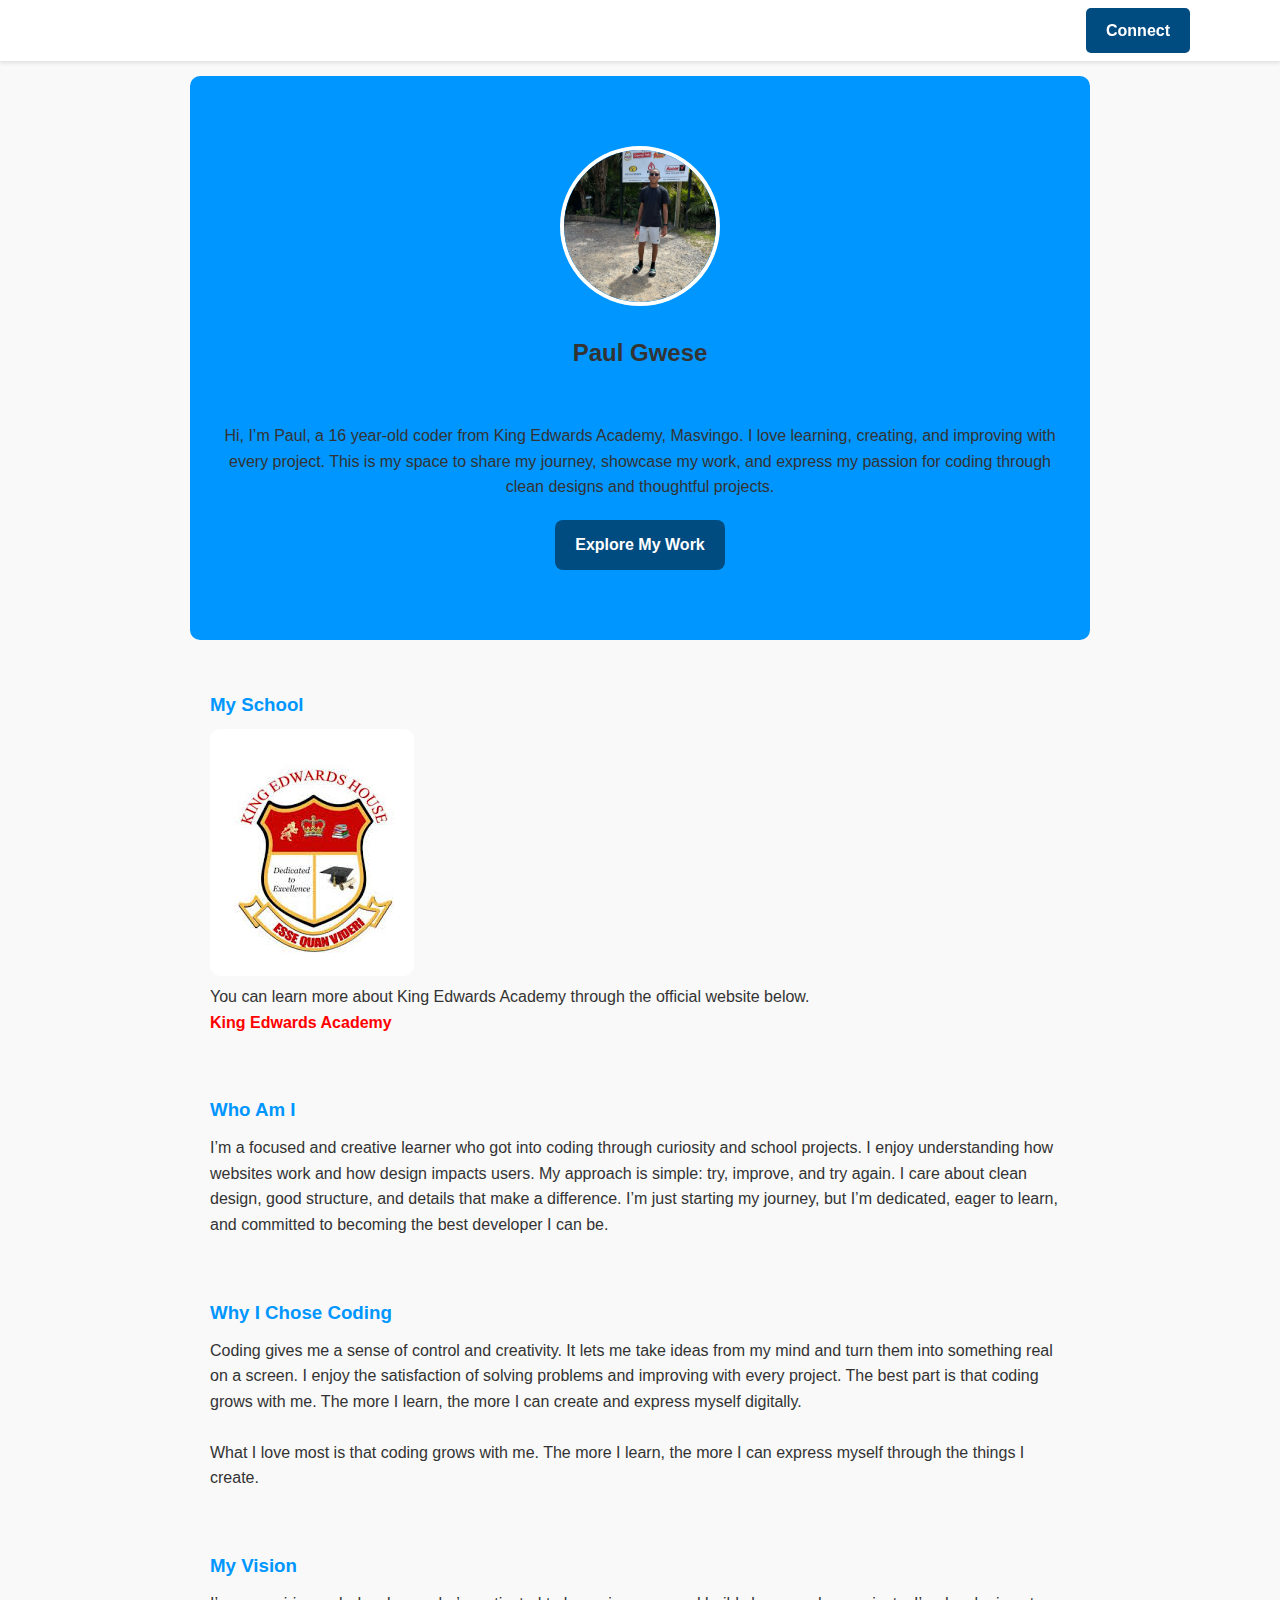
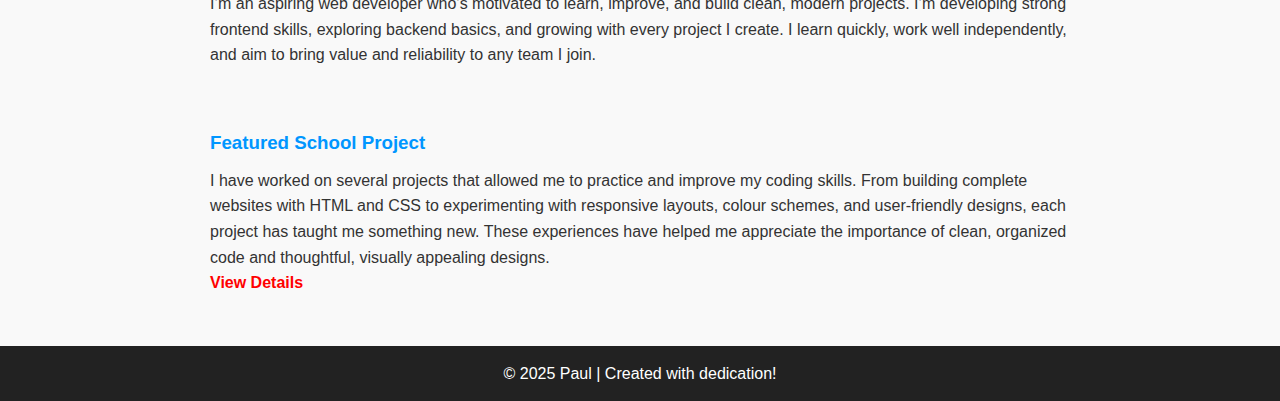
<file: index.html>
<!DOCTYPE html>
<html lang="en">
<head>
    <meta charset="UTF-8">
    <meta name="viewport" content="width=device-width, initial-scale=1.0">
    <title>Paul | Developer Portfolio</title>
    <link rel="stylesheet" href="style.css">
    <link rel="icon" href="images.png">
</head>

<body>
    <header>
        <nav>
            <h1><a href="index.html">Paul's Coding Space</a></h1>
                <ul>
                    <a href="projects.html">My Projects</a>
                    <a href="journey.html">My Journey</a>
                    <a href="connect.html" class="header-connect-btn">Connect</a>
                </ul>
        </nav>
    </header>

    <main id="homepage">

        <!-- HERO SECTION: PROFILE PIC + INTRO -->
        <section class="hero">
            <img src="IMG-20250406-WA0077.jpg" alt="Paul's Photo" class="profile-photo">

            <h2>Paul Gwese</h2>
            <br><br>
            <p>
                Hi, I’m Paul, a 16 year-old coder from King Edwards Academy, Masvingo. I love learning, creating, and improving with every project. This is my space to share my journey, showcase my work, and express my passion for coding through clean designs and thoughtful projects. 
            </p>

            <a href="projects.html" class="cta-button">Explore My Work</a>
        </section>

        <section>
            <h3>My School</h3>
            <div class="about-card">
    <div class="school-logo">
        <a href="https://kingedwardsacademy.net" target="_blank" rel="noopener noreferrer">
            <img src="logo.jfif" alt="Kind Edwards Academy Logo">
        </a>    
    </div>
            <p>
                You can learn more about King Edwards Academy through the official website below.
            </p>
            <a href="https://kingedwardsacademy.net" target="_blank" rel="noopener noreferrer">King Edwards Academy</a>
        </section>

        <!-- ABOUT SECTION -->
        <section>
            <h3>Who Am I</h3>
            <p>I’m a focused and creative learner who got into coding through curiosity and school projects. I enjoy understanding how websites work and how design impacts users. My approach is simple: try, improve, and try again. I care about clean design, good structure, and details that make a difference. I’m just starting my journey, but I’m dedicated, eager to learn, and committed to becoming the best developer I can be. </p>
        </section>

        <!-- WHY i CODE -->
        <section>
            <h3>Why I Chose Coding</h3>
            <p>Coding gives me a sense of control and creativity. It lets me take ideas from my mind and turn them into something real on a screen. I enjoy the satisfaction of solving problems and improving with every project. The best part is that coding grows with me. The more I learn, the more I can create and express myself digitally.
                    <br><br>
                What I love most is that coding grows with me. The more I learn, the more I can express myself through the things I create.
            </p>
        </section>

        <!-- GOALS & VISION -->
        <section>
            <h3>My Vision</h3>
            <p>I’m an aspiring web developer who’s motivated to learn, improve, and build clean, modern projects. I’m developing strong frontend skills, exploring backend basics, and growing with every project I create. I learn quickly, work well independently, and aim to bring value and reliability to any team I join.</p>
        </section>

        <!-- FEATURED WORK -->
        <section class="latest-project">
            <h3>Featured School Project</h3>
            <p>
                I have worked on several projects that allowed me to practice and improve my coding skills. From building complete websites with HTML and CSS to experimenting with responsive layouts, colour schemes, and user-friendly designs, each project has taught me something new. These experiences have helped me appreciate the importance of clean, organized code and thoughtful, visually appealing designs.
            </p>
            <a href="projects.html#latest">View Details</a>
        </section>

        <!-- SCHOOL SECTION -->
        

    </main>

    <footer>
        <p>&copy; 2025 Paul | Created with dedication!</p>
    </footer>
</body>
</html>
</file>
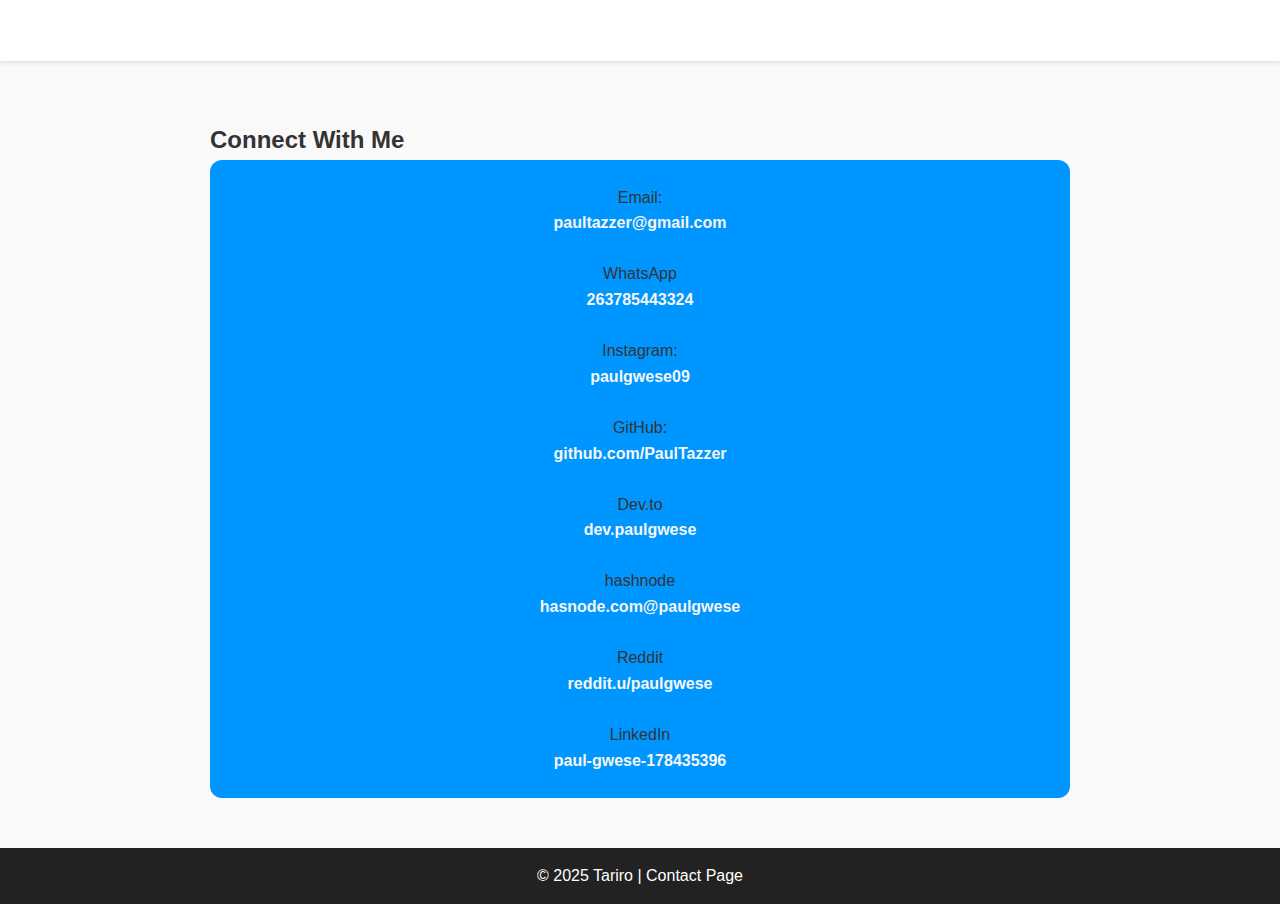
<file: connect.html>
<!DOCTYPE html>
<html lang="en">
<head>
    <meta charset="UTF-8">
    <meta name="viewport" content="width=device-width, initial-scale=1.0">
    <title>Connect | Paul</title>
    <link rel="stylesheet" href="style.css">
    <link rel="icon" href="images.png">
</head>

<body>
<header>
    <nav>
        <h1><a href="index.html">Paul's Coding Space</a></h1>
        <ul>
            <li><a href="projects.html">My Projects</a></li>
            <li><a href="journey.html">My Journey</a></li>
        </ul>
    </nav>
</header>

<main>

    <br><br>

    <section>
        <h2>Connect With Me</h2>

        <div class="contact-box">
            <p>Email:</p>
            <a href="mailto:paultazzer@gmail.com">paultazzer@gmail.com</a>

            <br><br>

            <p>WhatsApp</p>
            <a href="https://wa.me/263785644719">263785443324</a>

             <br><br>
            
            <p>Instagram:</p>
            <a href="https://www.instagram.com/paulgwese09/">paulgwese09</a>

            <br><br>

            <p>GitHub:</p>
            <a href="https://github.com/PaulTazzer">github.com/PaulTazzer</a>

            <br><br>

             <p>Dev.to</p>
             <a href="https://dev.to/paulgwese">dev.paulgwese</a>

             <br><br>

             <p>hashnode</p>
             <a href="https://hashnode.com/@paulgwese">hasnode.com@paulgwese</a>

             <br><br>

             <p>Reddit</p>
             <a href="https://www.reddit.com/user/paulgwese">reddit.u/paulgwese</a>
            
             <br><br>
            <p>LinkedIn</p>
            <a href="https://www.linkedin.com/in/paul-gwese-178435396">paul-gwese-178435396</a>
        </div>
    </section>
</main>

<footer>
    <p>&copy; 2025 Tariro | Contact Page</p>
</footer>

</body>
</html>
</file>
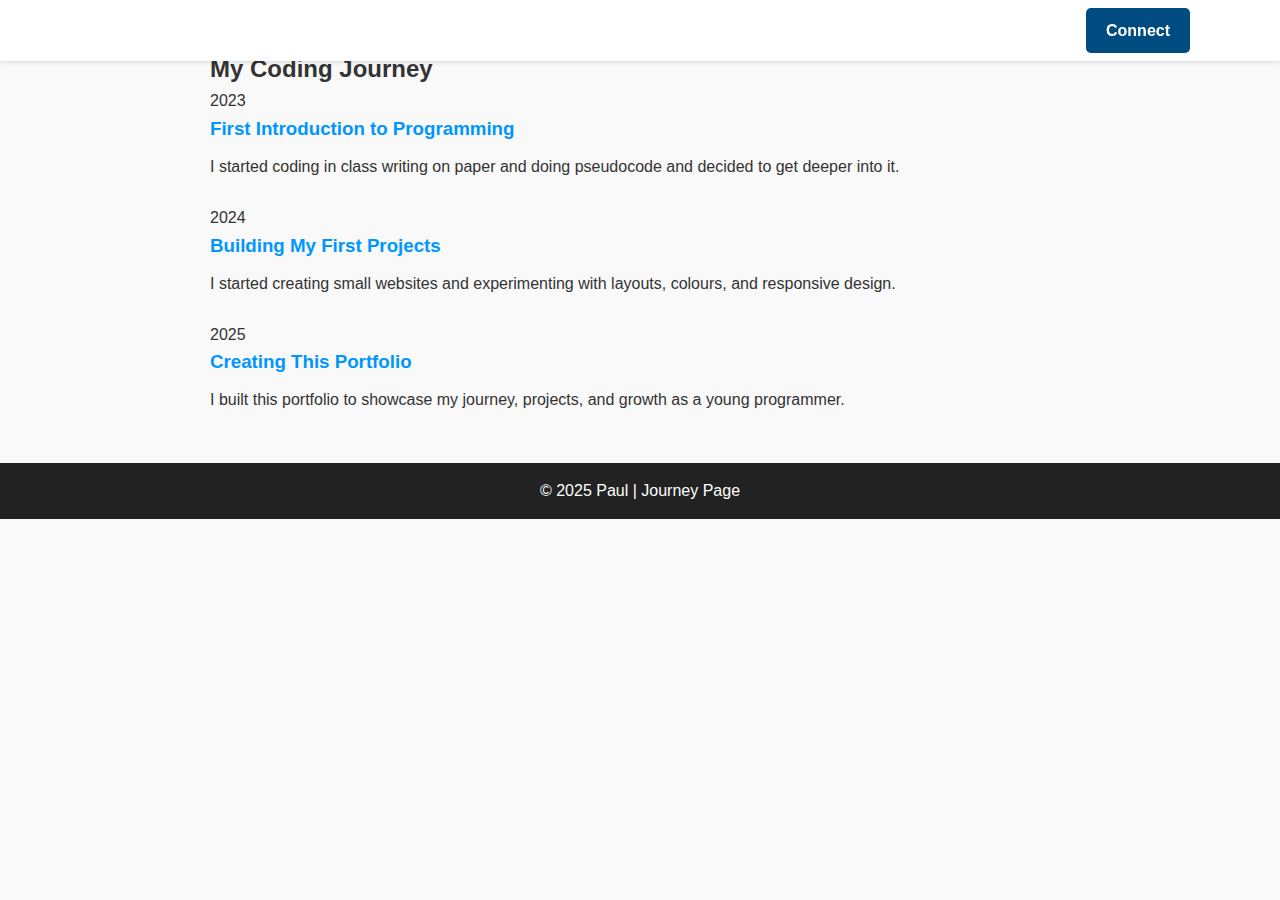
<file: journey.html>
<!DOCTYPE html>
<html lang="en">
<head>
    <meta charset="UTF-8">
    <meta name="viewport" content="width=device-width, initial-scale=1.0">
    <title>Coding Journey | Paul</title>
    <link rel="stylesheet" href="style.css">
    <link rel="icon" href="images.png">
</head>
<body>
    <header>
        <nav>
            <h1><a href="index.html">Paul's Coding Space</a></h1>
            <ul>
                <li><a href="projects.html">My Projects</a></li>
                <a href="connect.html" class="header-connect-btn">Connect</a>
            </ul>
        </nav>
    </header>
    
    <main class="journey-page">
        <section class="timeline">
            <h2>My Coding Journey</h2>

            <div class="timeline-event">
                <div class="event-date">2023</div>
                <div class="event-content">
                    <h3>First Introduction to Programming</h3>
                    <p>I started coding in class writing on paper and doing pseudocode and decided to get deeper into it.</p>
                </div>
            </div>
                <br>
            <div class="timeline-event">
                <div class="event-date">2024</div>
                <div class="event-content">
                    <h3>Building My First Projects</h3>
                    <p>I started creating small websites and experimenting with layouts, colours, and responsive design.</p>
                </div>
            </div>
                <br>
            <div class="timeline-event">
                <div class="event-date">2025</div>
                <div class="event-content">
                    <h3>Creating This Portfolio</h3>
                    <p>I built this portfolio to showcase my journey, projects, and growth as a young programmer.</p>
                </div>
            </div>

        </section>
    </main>

    <footer>
        <p>&copy; 2025 Paul | Journey Page</p>
    </footer>
</body>
</html>
</file>
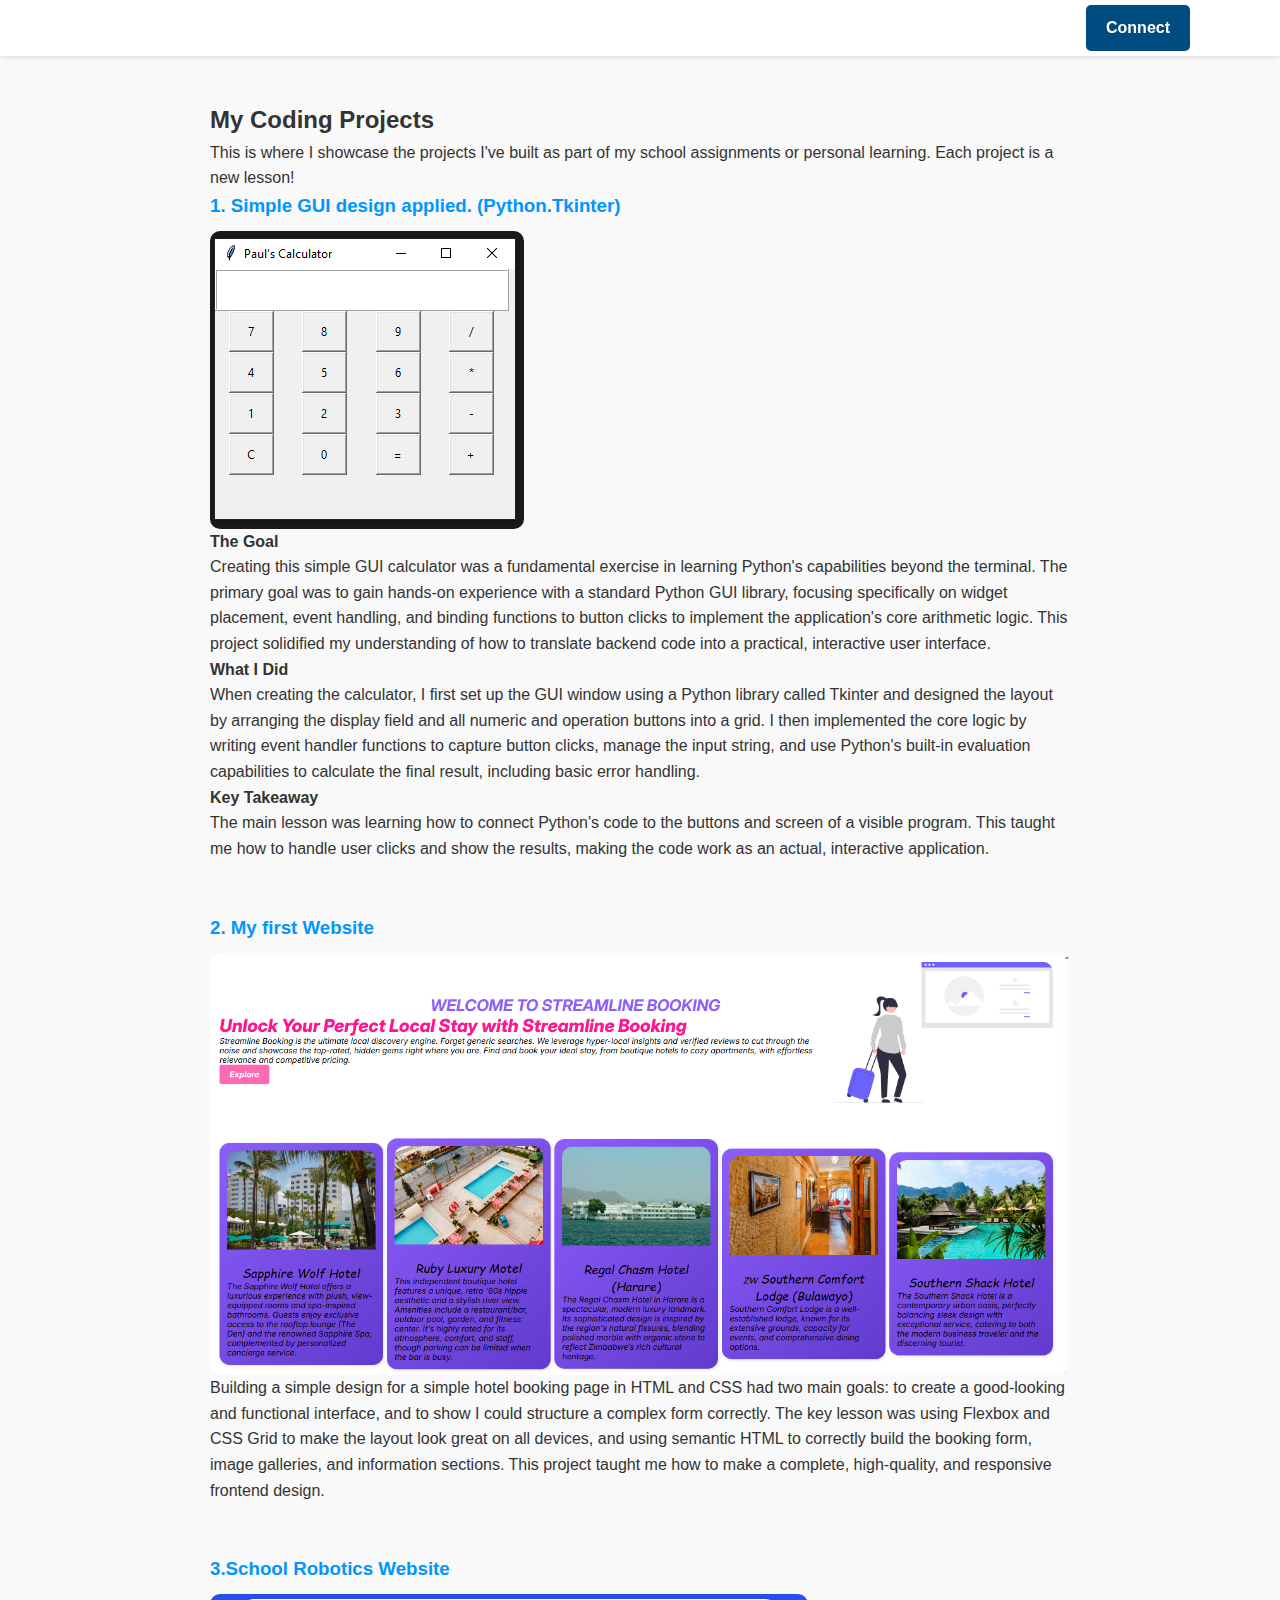
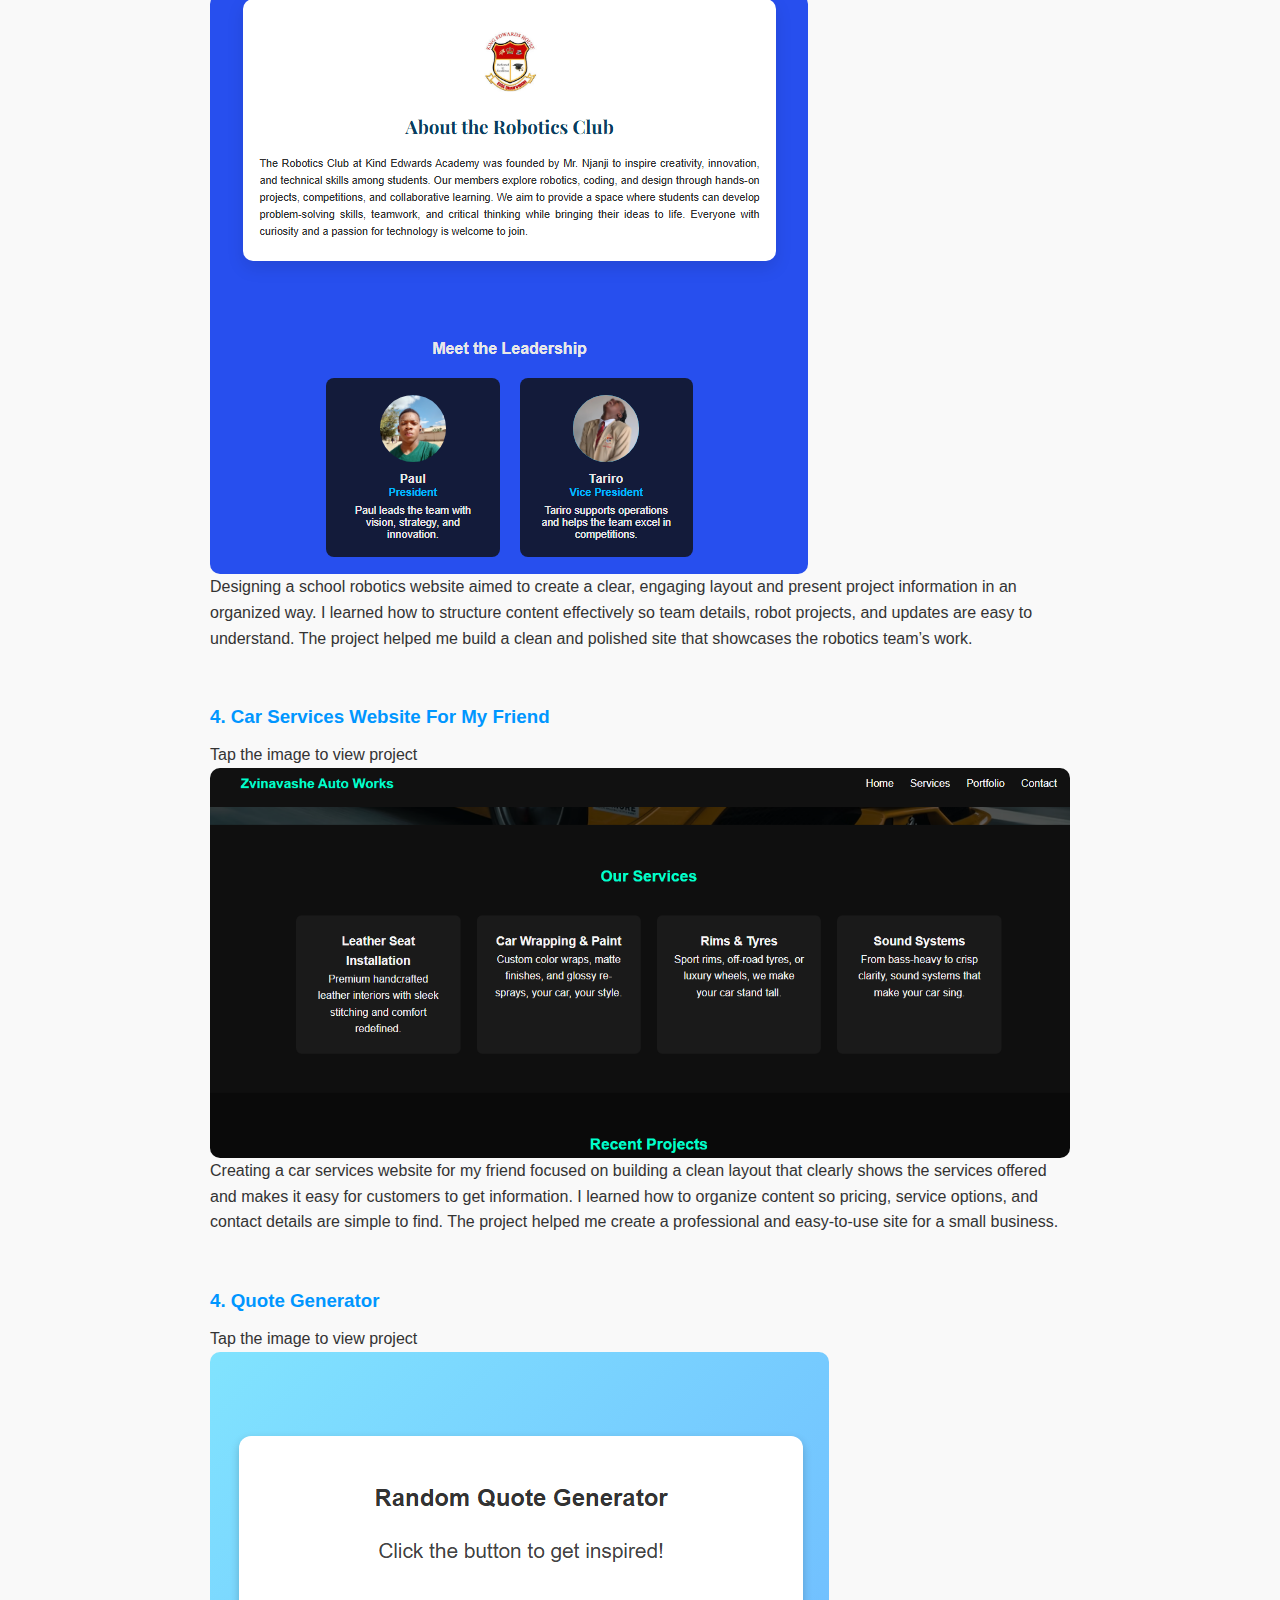
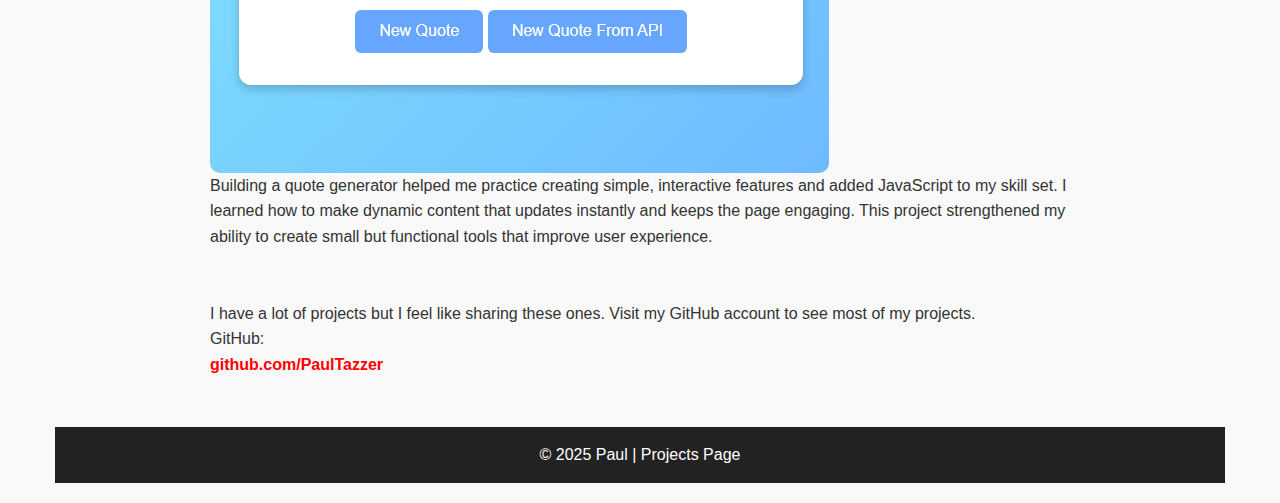
<file: projects.html>
<head>
    <link rel="stylesheet" href="style.css">
    <link rel="icon" href="images.png">
    <title>Projects</title>
</head>
<body>
    <header>
        <nav>
            <h1><a href="index.html">Paul's Coding Space</a></h1>
            <ul>
                <li><a href="journey.html">My Journey</a></li>
                <a href="connect.html" class="header-connect-btn">Connect</a>
            </ul>
        </nav>
    </header>
        <br><br>    
</body>
    <main id="projects-page">
        <section class="project-list">

             <h2>My Coding Projects</h2>
            <p>This is where I showcase the projects I've built as part of my school assignments or personal learning. Each project is a new lesson!</p>
            
            <article class="project" id="project-1">
                <h3>1. Simple GUI design applied. (Python.Tkinter)</h3>
                <img src="Screenshot 2025-11-03 153925.png" alt="Screenshot of the project" class="project-visual">
                
                <h4>The Goal</h4>
                <p>Creating this simple GUI calculator was a fundamental exercise in learning Python's capabilities beyond the terminal. The primary goal was to gain hands-on experience with a standard Python GUI library, focusing specifically on widget placement, event handling, and binding functions to button clicks to implement the application's core arithmetic logic. This project solidified my understanding of how to translate backend code into a practical, interactive user interface.</p>
                
                <h4>What I Did</h4>
                <p>When creating the calculator, I first set up the GUI window using a Python library called Tkinter and designed the layout by arranging the display field and all numeric and operation buttons into a grid. I then implemented the core logic by writing event handler functions to capture button clicks, manage the input string, and use Python's built-in evaluation capabilities to calculate the final result, including basic error handling.</p>
                
                <h4>Key Takeaway</h4>
                <p>The main lesson was learning how to connect Python's code to the buttons and screen of a visible program. This taught me how to handle user clicks and show the results, making the code work as an actual, interactive application.</p>
                
            </article>

            <br><br>
            
            <article class="project" id="project-2">
                <h3>2. My first Website</h3>
                <img src="streamline booking.png" alt="Screenshot of the project" class="project-visual">
                <p>Building a simple design for a simple hotel booking page in HTML and CSS had two main goals: to create a good-looking and functional interface, and to show I could structure a complex form correctly. The key lesson was using Flexbox and CSS Grid to make the layout look great on all devices, and using semantic HTML to correctly build the booking form, image galleries, and information sections. This project taught me how to make a complete, high-quality, and responsive frontend design.</p>
            </article>

            <br><br>

            <article class="project" id="project-2">
                <h3>3.School Robotics Website</h3>
                <img src="Screenshot 2025-11-20 075028.png" alt="Screenshot of the project" class="project-visual">
                <p>Designing a school robotics website aimed to create a clear, engaging layout and present project information in an organized way. I learned how to structure content effectively so team details, robot projects, and updates are easy to understand. The project helped me build a clean and polished site that showcases the robotics team’s work.</p>
            </article>

            <br><br>

            <article class="project" id="project-2">
                <h3>4. Car Services Website For My Friend</h3>
                <p>Tap the image to view project</p>
                <a href="https://zvinavashe-auto-work.vercel.app" target="_blank" rel="noopener noreferrer">
                    <img src="Screenshot 2025-11-20 080435.png" alt="Screenshot of the project" class="project-visual">
                </a>
                <p>Creating a car services website for my friend focused on building a clean layout that clearly shows the services offered and makes it easy for customers to get information. I learned how to organize content so pricing, service options, and contact details are simple to find. The project helped me create a professional and easy-to-use site for a small business.</p>
            </article>
            
            <br><br>

             <article class="project" id="project-2">
                <h3>4. Quote Generator</h3>
                 <p>Tap the image to view project</p>
                 <a href= "https://generate-quote25.vercel.app" target="blank" rel="noopener noreferrer">
                    <img src="Screenshot 2025-11-20 080850.png" alt="Screenshot of the project" class="project-visual">
                </a>
                <p>Building a quote generator helped me practice creating simple, interactive features and added JavaScript to my skill set. I learned how to make dynamic content that updates instantly and keeps the page engaging. This project strengthened my ability to create small but functional tools that improve user experience.</p>
            </article>     
            
                <br><br>

            <p>I have a lot of projects but I feel like sharing these ones. Visit my GitHub account to see most of my projects.
                <p>GitHub:</p>
            <a href="https://github.com/PaulTazzer target="_blank" rel="noopener noreferrer ">github.com/PaulTazzer</a>

            </p>

        </section>
        <footer>
        <p>&copy; 2025 Paul | Projects Page</p>
    </footer>

    </main>
</file>
<file: style.css>
/* RESET */
* {
    margin: 0;
    padding: 0;
    box-sizing: border-box;
}

/* GLOBAL */
body {
    font-family: "Poppins", sans-serif;
    background: #B6D0E2;
    color: black;
    line-height: 1.7;
}

/* NAVBAR */
header {
    background: #0096FF;
    color: var(--text-color);
    padding: 10px 2%;
    box-shadow: 0 2px 4px rgba(0, 0, 0, 0.1);
    position: fixed; /* Makes the navigation stick to the top */
    top: 0;
    left: 0;
    width: 100%;
    z-index: 1000;
}
nav {
    display: flex;
    justify-content: space-between;
    align-items: center;
    max-width: 1100px;
    margin: auto;
    
}

nav h1 a {
    text-decoration: none;
    color: white;
    font-size: 1.6rem;
    font-weight: 600;
}

nav ul {
    list-style: none;
    display: flex;
    gap: 20px;
    color: white;
}

nav ul li a {
    text-decoration: none;
    color: white;
    font-weight: 500;
    font-size: 1rem;
}

nav ul li a:hover {
    opacity: 0.7;
}

nav a {
    text-decoration: none;
    color: #fff; /* keep your desired color */
    font-weight: 600;
}

/* HERO SECTION */
.hero {
    text-align: center;
    padding: 70px 20px;
    background:#0096FF;
    border-radius: 10px;
    box-shadow: #CF9FFF;
    margin-top: 76px;
}


.profile-photo {
    width: 160px;
    height: 160px;
    border-radius: 50%;
    object-fit: cover;
    border: 4px solid white;
    margin-bottom: 20px;
}



.cta-button {
    display: inline-block;
    background: #004B80 ;
    color: white;
    padding: 12px 20px;
    border-radius: 8px;
    text-decoration: none;
    margin-top: 20px;
    font-weight: 600;
}

.cta-button:hover {
    background: #004B80;
}

/* SECTIONS */
main section {
    max-width: 900px;
    margin: 40px auto;
    padding: 10px 20px;
}

section h3 {
    color: #0096FF;
    margin-bottom: 10px;
}

/* PROJECT CARDS */
.projects-grid {
    display: grid;
    grid-template-columns: repeat(auto-fit, minmax(250px, 1fr));
    gap: 20px;
}

.project-card {
    background: #ffd9eb;
    padding: 20px;
    border-radius: 10px;
    box-shadow: 0px 4px 10px rgba(255, 0, 128, 0.2);
}

.project-card:hover {
    transform: translateY(-5px);
    transition: 0.3s;
}

img {
    max-height: 900px;
    max-width: 100%;
    border-radius: 10px;
}

/* CONTACT */
.contact-box {
    background: #0096FF;
    padding: 25px;
    border-radius: 12px;
    text-align: center;
}

.contact-box a {
    color: whitesmoke;
    text-decoration: none;
    font-weight: bold;

}

a {
  color: red; /* Sets the text color of the link */
  text-decoration: none; /* Removes the default underline */
  font-weight: bold; /* Makes the link text bold */
}

/* FOOTER */
footer {
    background: #0096FF;
    padding: 20px;
    text-align: center;
    color: white;
    margin-top: 40px;
}

/* MOBILE */
@media (max-width: 700px) {
    nav ul {
        flex-direction: column;
        gap: 10px;
    }
}

.header-connect-btn {
  background-color: #004B80; /* A primary button color */
  color: white;              /* Text color */
  padding: 10px 20px;        /* Space around the text (top/bottom, left/right) */
  text-align: center;        /* Center the text inside the button */
  text-decoration: none;     /* Remove the default link underline */
  display: inline-block;     /* Allows the button to be styled with padding and fit in the header */
  border-radius: 5px;        /* Rounded corners */
  font-weight: bold;         /* Make the text bold */
  cursor: pointer;           /* Changes the mouse cursor to a hand icon on hover */
  margin-left: 15px;         /* Adds space to the left of the button (adjust as needed for header layout) */
}

/* Add a hover effect for better user experience */
.header-connect-btn:hover {
  background-color: #0056b3; /* A darker color when the user hovers over it */
}

.your-navbar-class { /* Replace with your actual class or ID */
        position: fixed;
        top: 0;
        width: 100%;
        z-index: 1000; /* Optional: ensures it stays on top of other content */
    }

*{margin:0;padding:0;box-sizing:border-box;}
body{font-family:Arial, sans-serif;line-height:1.6;background:#f9f9f9;color:#333;}
header{background:white;color:#fff;text-align:center;padding:5px;}
nav ul{list-style:none;display:flex;justify-content:center;flex-wrap:wrap;}
nav li{margin:10px;}
nav a{color:#fff;text-decoration:none;font-weight:bold;}
main{max-width:1200px;margin:20px auto;padding:0 15px;}
footer{background:#222;color:#fff;text-align:center;padding:15px;margin-top:30px;}
@media(max-width:992px){nav ul{flex-direction:column;align-items:center;}}
@media(max-width:600px){
  header{padding:10px;position:static;}
  main{padding:10px;}
  nav li{margin:5px 0;}
}
</file>
